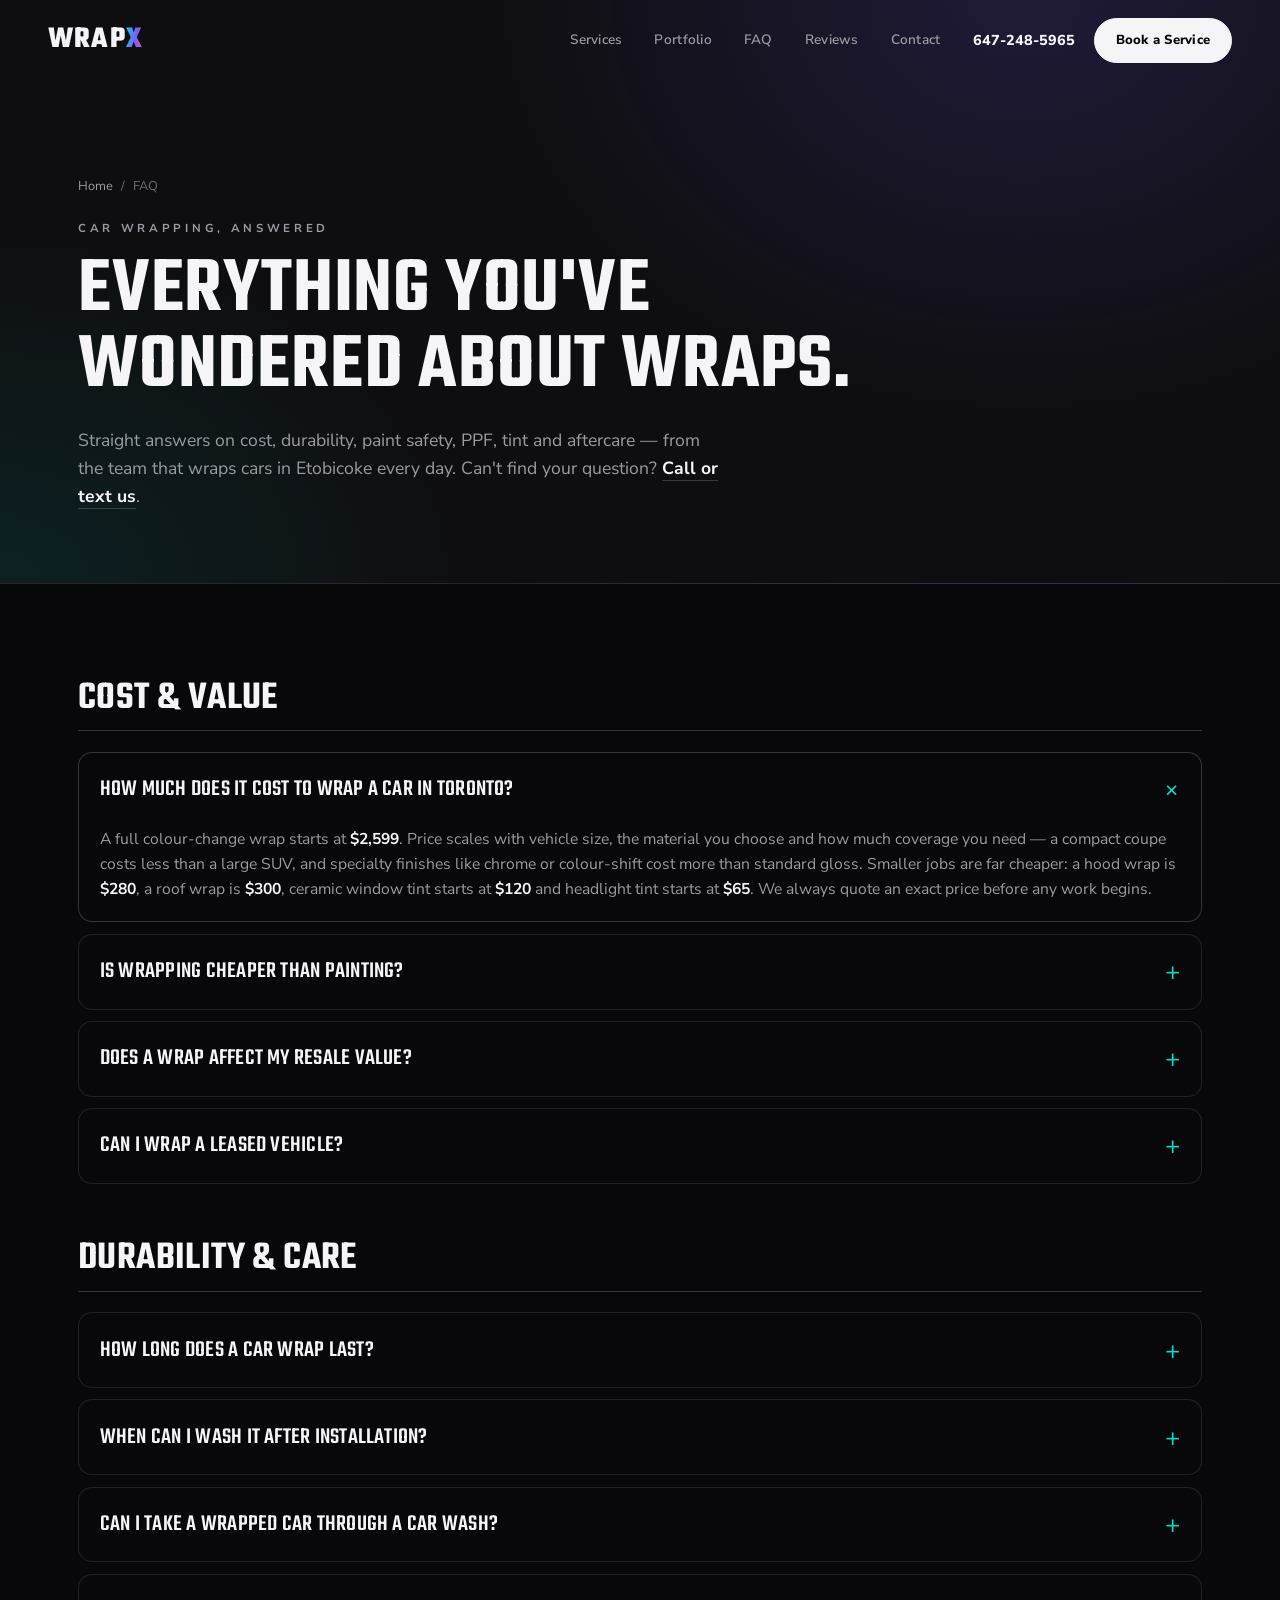
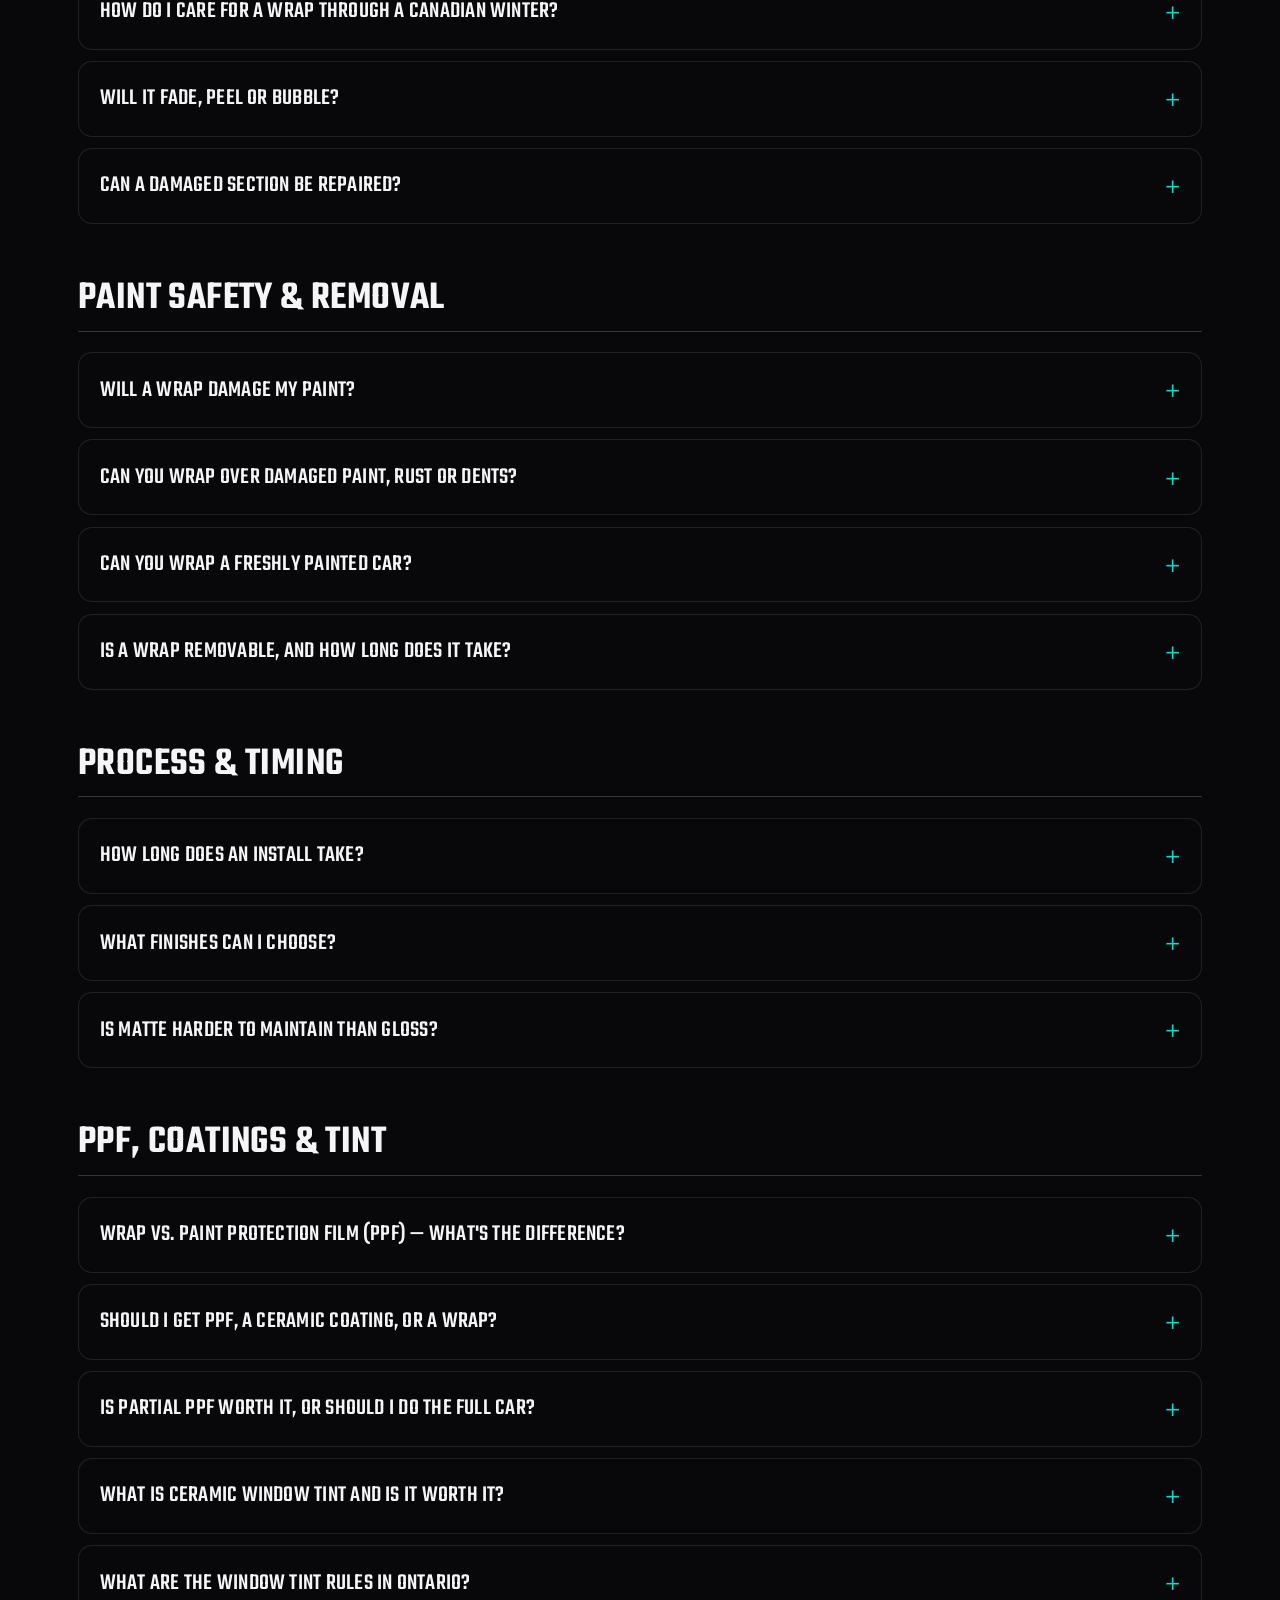
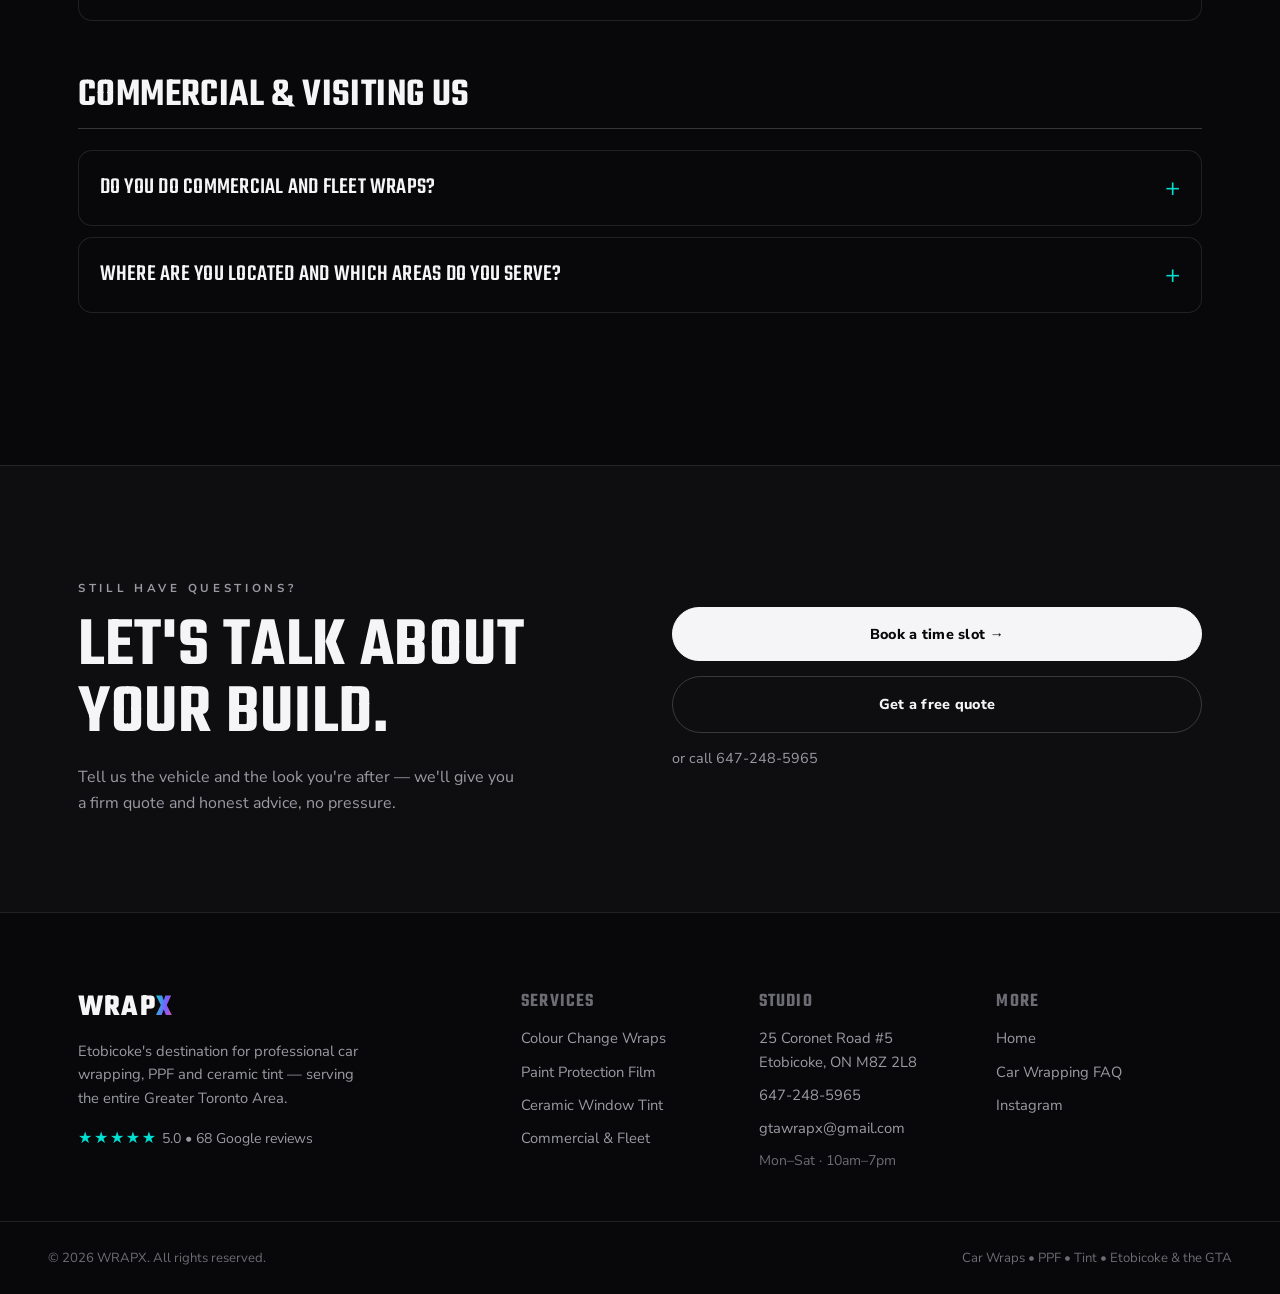
<file: faq.html>
<!DOCTYPE html>
<html lang="en">
<head>
<meta charset="UTF-8" />
<meta name="viewport" content="width=device-width, initial-scale=1.0" />

<title>Car Wrapping FAQ — Cost, Care &amp; How Long Wraps Last | WRAPX Toronto</title>
<meta name="description" content="Answers to the most common car wrapping questions: how much a wrap costs in Toronto, how long vinyl wraps last, whether wraps damage paint, PPF vs wrap, tint rules in Ontario, and how to care for a wrapped car." />
<meta name="keywords" content="car wrap FAQ, how much does it cost to wrap a car Toronto, how long does a car wrap last, does car wrap damage paint, PPF vs wrap, ceramic tint Ontario, car wrap care" />
<link rel="canonical" href="https://seunhomes.github.io/wrapx-demo/faq.html" />
<!-- DEMO: noindex so it won't compete with the real business. For production, change to: index, follow, max-image-preview:large -->
<meta name="robots" content="noindex, nofollow" />

<meta name="geo.region" content="CA-ON" />
<meta name="geo.placename" content="Etobicoke, Toronto" />

<meta property="og:type" content="article" />
<meta property="og:title" content="Car Wrapping FAQ — Everything You Need to Know | WRAPX" />
<meta property="og:description" content="Cost, durability, paint safety, PPF vs wrap, tint rules and aftercare — answered by Etobicoke's 5.0-star wrap studio." />
<meta property="og:image" content="https://seunhomes.github.io/wrapx-demo/images/hero.jpg" />
<meta property="og:url" content="https://seunhomes.github.io/wrapx-demo/faq.html" />
<meta name="twitter:card" content="summary_large_image" />

<meta name="theme-color" content="#08080a" />
<link rel="icon" href="data:image/svg+xml,%3Csvg xmlns='http://www.w3.org/2000/svg' viewBox='0 0 100 100'%3E%3Crect width='100' height='100' rx='20' fill='%2308080a'/%3E%3Ctext x='50' y='72' font-family='Arial' font-weight='bold' font-size='60' fill='white' text-anchor='middle'%3EW%3C/text%3E%3C/svg%3E" />
<link rel="preconnect" href="https://fonts.googleapis.com" />
<link rel="preconnect" href="https://fonts.gstatic.com" crossorigin />
<link href="https://fonts.googleapis.com/css2?family=Teko:wght@400;500;600;700&family=Nunito+Sans:ital,wght@0,300;0,400;0,600;0,700;0,900;1,400&display=swap" rel="stylesheet" />
<link rel="stylesheet" href="styles.css" />

<!-- ===== BREADCRUMBS ===== -->
<script type="application/ld+json">
{
  "@context": "https://schema.org",
  "@type": "BreadcrumbList",
  "itemListElement": [
    { "@type": "ListItem", "position": 1, "name": "Home", "item": "https://seunhomes.github.io/wrapx-demo/" },
    { "@type": "ListItem", "position": 2, "name": "Car Wrapping FAQ", "item": "https://seunhomes.github.io/wrapx-demo/faq.html" }
  ]
}
</script>

<!-- ===== FAQ SCHEMA (rich results + AI answer engines) ===== -->
<script type="application/ld+json">
{
  "@context": "https://schema.org",
  "@type": "FAQPage",
  "mainEntity": [
    { "@type": "Question", "name": "How much does it cost to wrap a car in Toronto?", "acceptedAnswer": { "@type": "Answer", "text": "At WRAPX a full colour-change wrap starts at $2,599. Price scales with vehicle size, the material you choose and how much coverage you need — a compact coupe costs less than a large SUV, and specialty finishes like chrome or colour-shift cost more than standard gloss. Smaller jobs are far cheaper: a hood wrap is $280, a roof wrap is $300, ceramic window tint starts at $120 and headlight tint starts at $65. We always quote an exact price before any work begins." } },
    { "@type": "Question", "name": "Is wrapping a car cheaper than painting it?", "acceptedAnswer": { "@type": "Answer", "text": "Usually, yes. A quality respray that matches factory finish requires stripping, prep, booth time and clear coat, and typically costs several thousand dollars more than a wrap. A wrap also has two advantages paint doesn't: it is reversible, and it protects the original paint underneath. If you want a colour change without permanently altering the car, wrapping is almost always the better value." } },
    { "@type": "Question", "name": "How long does a car wrap last?", "acceptedAnswer": { "@type": "Answer", "text": "A quality vinyl wrap installed properly lasts about 5 to 7 years. Lifespan depends on the film used, how the vehicle is stored, and how it is washed. Cars kept in a garage and hand washed last noticeably longer than cars parked outdoors year round. Horizontal panels like the hood and roof take the most UV and usually show wear first. We use premium cast films built for Canadian weather." } },
    { "@type": "Question", "name": "Will a vinyl wrap damage my car's paint?", "acceptedAnswer": { "@type": "Answer", "text": "No. When quality film is installed on healthy factory paint and removed correctly, a wrap protects the paint underneath from UV, light scratches and road grime. Problems only occur when a wrap is applied over failing paint, aftermarket respray or body filler, or when cheap film is left on far past its lifespan. That is why we inspect your paint before quoting." } },
    { "@type": "Question", "name": "Can I wrap a leased vehicle?", "acceptedAnswer": { "@type": "Answer", "text": "Yes, and it is one of the most popular reasons people wrap. Because the film is removable, you can run a custom colour for the length of your lease and return the vehicle in its original factory paint. The wrap also shields the paint from minor chips and swirls during the lease, which can help you avoid wear-and-tear charges." } },
    { "@type": "Question", "name": "Does a wrap affect my car's resale value?", "acceptedAnswer": { "@type": "Answer", "text": "Generally it helps. Because the vinyl shields the factory paint from UV and light abrasion, paint under a well-maintained wrap is often in better condition than an unwrapped equivalent. You can remove the wrap before selling and present original paint. A permanent respray, by contrast, usually reduces resale value on most vehicles." } },
    { "@type": "Question", "name": "How long does it take to wrap a car?", "acceptedAnswer": { "@type": "Answer", "text": "A full colour-change wrap generally takes 3 to 5 days. That covers decontamination, disassembly of trim and hardware where needed, the install itself, and post-heating so the film sets properly. Smaller services are much quicker — window tint, light tint, chrome delete or a hood wrap are often completed the same day. We confirm the timeline when you book." } },
    { "@type": "Question", "name": "Can you wrap a car with damaged paint, rust or dents?", "acceptedAnswer": { "@type": "Answer", "text": "Not reliably. Vinyl needs a smooth, sound surface to bond to, and it will telegraph dents, chips, peeling clear coat and rust rather than hide them. Film applied over failing paint can also lift that paint when it is removed later. If your paint has issues, get the bodywork sorted first — we will tell you honestly during the consultation." } },
    { "@type": "Question", "name": "Can you wrap a freshly painted car?", "acceptedAnswer": { "@type": "Answer", "text": "You need to let new paint fully cure first — normally around 30 days, though you should follow your body shop's specific guidance. Wrapping too early traps solvents that are still gassing out of the paint, which can cause bubbling and adhesion failure. Tell us the paint date and we will plan the install around it." } },
    { "@type": "Question", "name": "When can I wash my car after it's wrapped?", "acceptedAnswer": { "@type": "Answer", "text": "Wait 10 days before the first wash so the adhesive fully cures and the edges lock down. After that, hand washing with a pH-neutral soap is best. Avoid aiming high-pressure jets directly at seams and edges, skip abrasive brush-style automatic washes, and dry with a soft microfibre. WRAPX also includes a complimentary check-up after your wrap." } },
    { "@type": "Question", "name": "Can I take a wrapped car through a car wash?", "acceptedAnswer": { "@type": "Answer", "text": "Hand washing is always the safest option. Touchless automatic washes are generally acceptable, but avoid brush or 'soft-touch' tunnels — spinning brushes can catch edges and seams and lift the film over time. Keep pressure washers at a moderate setting and a sensible distance, and never aim them straight into an edge." } },
    { "@type": "Question", "name": "How do I care for a wrapped car through a Canadian winter?", "acceptedAnswer": { "@type": "Answer", "text": "Rinse road salt off regularly — salt is the main enemy of both wraps and paint through an Ontario winter. Use hand washing rather than brush washes, and never scrape ice directly off wrapped panels, as scrapers can gouge vinyl far more easily than paint. Keep edges clean, and if a section starts to lift, bring it in early before water and salt get underneath." } },
    { "@type": "Question", "name": "Will a car wrap fade, peel or bubble?", "acceptedAnswer": { "@type": "Answer", "text": "Quality cast film that has been installed on properly prepped panels should not bubble or peel within its rated life, and modern films include UV inhibitors that slow fading. Failures almost always come down to cheap calendered film, poor surface prep, or leaving a wrap on years past its lifespan. Horizontal panels fade first because they take the most direct sun." } },
    { "@type": "Question", "name": "Can a damaged section of wrap be repaired?", "acceptedAnswer": { "@type": "Answer", "text": "Yes — that is one of the practical advantages of wrapping over paint. Because the car is wrapped panel by panel, a scuffed bumper or scratched door can usually be re-wrapped on its own instead of redoing the whole vehicle. Colour matching is best when the repair happens within the same film batch or reasonably early in the wrap's life." } },
    { "@type": "Question", "name": "Is a car wrap removable, and how long does removal take?", "acceptedAnswer": { "@type": "Answer", "text": "Yes. Vinyl is designed to be removed with controlled heat that softens the adhesive so the film releases cleanly, followed by adhesive residue cleanup. Removal typically takes a day or less depending on vehicle size and how old the film is. Wraps left on well past their lifespan take longer and are more work to remove cleanly." } },
    { "@type": "Question", "name": "What finishes can I choose for a car wrap?", "acceptedAnswer": { "@type": "Answer", "text": "You can go gloss (closest to factory paint), satin (a soft sheen between gloss and matte), matte (completely flat), or specialty finishes like chrome, colour-shift, brushed metal, carbon fibre and textured films. Gloss and satin are the most popular for full colour changes. We will show you real samples on your vehicle before cutting anything." } },
    { "@type": "Question", "name": "Is matte or gloss wrap harder to maintain?", "acceptedAnswer": { "@type": "Answer", "text": "Matte and satin need a bit more discipline. They cannot be polished to remove marks the way gloss can, they show fingerprints and oily residue more readily, and they require matte-specific products — never use wax or gloss-enhancing polish on them. Gloss wrap is the most forgiving and behaves closest to normal paint." } },
    { "@type": "Question", "name": "What is the difference between a vinyl wrap and paint protection film (PPF)?", "acceptedAnswer": { "@type": "Answer", "text": "A vinyl wrap is about appearance — it changes the colour and finish of your vehicle. Paint protection film is a clear, thicker, self-healing urethane layer built purely to absorb rock chips, scratches and road debris while leaving your colour visible. Wrap changes how the car looks; PPF protects how it already looks. Many clients combine both." } },
    { "@type": "Question", "name": "Should I get PPF, a ceramic coating, or a wrap?", "acceptedAnswer": { "@type": "Answer", "text": "It depends on your goal. Choose a wrap if you want a different colour or finish. Choose PPF if you want genuine physical protection against rock chips, especially on the front end for highway driving. Choose a ceramic coating if you mainly want easier cleaning, water beading and UV resistance — but understand a coating will not stop a stone chip. PPF plus a coating is the strongest protection combination." } },
    { "@type": "Question", "name": "Is partial PPF worth it, or should I do the full car?", "acceptedAnswer": { "@type": "Answer", "text": "Partial PPF, starting at $300, covers the high-impact zones that actually take the damage — front bumper, part of the hood, fenders and mirrors. For most daily drivers that captures the large majority of real-world chip damage at a fraction of the cost. Full-body PPF, starting at $5,500, makes sense for exotics, high-value vehicles or anyone wanting complete coverage." } },
    { "@type": "Question", "name": "What is ceramic window tint and is it worth it?", "acceptedAnswer": { "@type": "Answer", "text": "Ceramic tint uses non-metallic ceramic particles to reject infrared heat rather than relying on dye or metal. Compared to cheap dyed film it keeps the cabin noticeably cooler, blocks UV that fades your interior, will not interfere with phone, GPS or radio signals, and does not turn purple or bubble over time. Ceramic tint at WRAPX starts at $120." } },
    { "@type": "Question", "name": "What are the window tint rules in Ontario?", "acceptedAnswer": { "@type": "Answer", "text": "Ontario restricts tint that obstructs the driver's view, and the front windshield and front side windows are the regulated areas — rear side windows and the rear windshield are treated more permissively. Ontario's wording is based on visibility rather than a single published percentage, and enforcement can vary, so we will recommend a shade that keeps you on the safe side. Confirm current Highway Traffic Act requirements before choosing a very dark front tint." } },
    { "@type": "Question", "name": "Do you do commercial and fleet wraps?", "acceptedAnswer": { "@type": "Answer", "text": "Yes. WRAPX handles everything from simple door lettering and decals to full branded fleet graphics, with pricing from about $30 for basic decals up to roughly $4,000 for a full commercial build. We can work from your existing brand assets or design the layout. A wrapped vehicle is one of the few advertising formats you pay for once and keep earning impressions from every day." } },
    { "@type": "Question", "name": "Where is WRAPX located and which areas do you serve?", "acceptedAnswer": { "@type": "Answer", "text": "WRAPX is located at 25 Coronet Road, Unit 5, Etobicoke, Ontario M8Z 2L8, and we are open Monday to Saturday. We regularly serve clients from Toronto, Etobicoke, Mississauga, Brampton and across the wider Greater Toronto Area. Call or text 647-248-5965, or book a time slot online and we will confirm your appointment." } }
  ]
}
</script>
</head>
<body>

<!-- ===== NAV ===== -->
<header class="nav scrolled" id="nav">
  <div class="nav__inner">
    <a href="index.html" class="brand" aria-label="WRAPX home">
      <span class="brand__mark">WRAP<span class="brand__x">X</span></span>
    </a>
    <nav class="nav__links" id="navLinks" aria-label="Primary">
      <a href="index.html#services">Services</a>
      <a href="index.html#work">Portfolio</a>
      <a href="faq.html" aria-current="page">FAQ</a>
      <a href="index.html#reviews">Reviews</a>
      <a href="index.html#contact">Contact</a>
    </nav>
    <div class="nav__cta">
      <a href="tel:+16472485965" class="nav__phone">647-248-5965</a>
      <a href="index.html#book" class="btn btn--sm" data-book-open><span class="hide-sm">Book a Service</span><span class="only-sm">Book</span></a>
    </div>
    <button class="nav__burger" id="burger" aria-label="Menu" aria-expanded="false"><span></span><span></span><span></span></button>
  </div>
</header>

<main>

<!-- ===== PAGE HERO ===== -->
<section class="page-hero">
  <div class="wrap">
    <nav class="crumbs" aria-label="Breadcrumb">
      <a href="index.html">Home</a> <span>/</span> <span>FAQ</span>
    </nav>
    <p class="eyebrow">Car wrapping, answered</p>
    <h1>Everything you've<br />wondered about wraps.</h1>
    <p class="page-hero__lead">Straight answers on cost, durability, paint safety, PPF, tint and aftercare — from the team that wraps cars in Etobicoke every day. Can't find your question? <a href="tel:+16472485965">Call or text us</a>.</p>
  </div>
</section>

<!-- ===== FAQ CONTENT ===== -->
<section class="faq-page">
  <div class="wrap">

    <div class="faq-cat reveal">
      <h2>Cost &amp; value</h2>
      <details class="qa" open><summary>How much does it cost to wrap a car in Toronto?</summary><p>A full colour-change wrap starts at <strong>$2,599</strong>. Price scales with vehicle size, the material you choose and how much coverage you need — a compact coupe costs less than a large SUV, and specialty finishes like chrome or colour-shift cost more than standard gloss. Smaller jobs are far cheaper: a hood wrap is <strong>$280</strong>, a roof wrap is <strong>$300</strong>, ceramic window tint starts at <strong>$120</strong> and headlight tint starts at <strong>$65</strong>. We always quote an exact price before any work begins.</p></details>
      <details class="qa"><summary>Is wrapping cheaper than painting?</summary><p>Usually, yes. A quality respray that matches factory finish requires stripping, prep, booth time and clear coat — typically several thousand dollars more than a wrap. A wrap also has two advantages paint doesn't: it's <strong>reversible</strong>, and it <strong>protects the original paint</strong> underneath.</p></details>
      <details class="qa"><summary>Does a wrap affect my resale value?</summary><p>Generally it helps. Because the vinyl shields factory paint from UV and light abrasion, paint under a well-maintained wrap is often in better shape than an unwrapped equivalent. You can remove the wrap before selling and present original paint. A permanent respray usually <em>reduces</em> resale value on most vehicles.</p></details>
      <details class="qa"><summary>Can I wrap a leased vehicle?</summary><p>Yes — it's one of the most popular reasons people wrap. The film is removable, so you can run a custom colour for the length of your lease and hand the car back in factory paint. It also shields against minor chips and swirls, which can help you avoid wear-and-tear charges.</p></details>
    </div>

    <div class="faq-cat reveal">
      <h2>Durability &amp; care</h2>
      <details class="qa"><summary>How long does a car wrap last?</summary><p>About <strong>5 to 7 years</strong> with quality film and a proper install. Lifespan depends on the material, how the vehicle is stored and how it's washed — garaged and hand-washed cars last noticeably longer. Horizontal panels (hood, roof) take the most UV and usually show wear first.</p></details>
      <details class="qa"><summary>When can I wash it after installation?</summary><p>Wait <strong>10 days</strong> so the adhesive fully cures and edges lock down. After that, hand wash with a pH-neutral soap. Avoid aiming high-pressure jets straight at seams and edges, and dry with a soft microfibre. We include a complimentary check-up after your wrap.</p></details>
      <details class="qa"><summary>Can I take a wrapped car through a car wash?</summary><p>Hand washing is safest. Touchless automatic washes are generally fine, but avoid brush or "soft-touch" tunnels — spinning brushes catch edges and lift film over time. Keep pressure washers at a moderate setting and never aim straight into an edge.</p></details>
      <details class="qa"><summary>How do I care for a wrap through a Canadian winter?</summary><p>Rinse <strong>road salt</strong> off regularly — it's the main enemy of wraps and paint through an Ontario winter. Hand wash rather than brush wash, and never scrape ice directly off wrapped panels; scrapers gouge vinyl far more easily than paint. If a section starts to lift, bring it in early before water and salt get underneath.</p></details>
      <details class="qa"><summary>Will it fade, peel or bubble?</summary><p>Quality cast film on properly prepped panels shouldn't bubble or peel within its rated life, and modern films include UV inhibitors that slow fading. Failures almost always trace back to cheap calendered film, poor surface prep, or leaving a wrap on years past its lifespan.</p></details>
      <details class="qa"><summary>Can a damaged section be repaired?</summary><p>Yes — a real advantage over paint. Because the car is wrapped panel by panel, a scuffed bumper or scratched door can usually be re-wrapped on its own instead of redoing the whole vehicle. Colour matching is best earlier in the wrap's life.</p></details>
    </div>

    <div class="faq-cat reveal">
      <h2>Paint safety &amp; removal</h2>
      <details class="qa"><summary>Will a wrap damage my paint?</summary><p><strong>No.</strong> On healthy factory paint, quality film protects the surface from UV, light scratches and road grime — and comes off cleanly. Problems only arise over failing paint, aftermarket respray or body filler, or when cheap film is left on far past its lifespan. That's why we inspect your paint before quoting.</p></details>
      <details class="qa"><summary>Can you wrap over damaged paint, rust or dents?</summary><p>Not reliably. Vinyl needs a smooth, sound surface and will <em>telegraph</em> dents, chips, peeling clear coat and rust rather than hide them. Film over failing paint can also lift that paint on removal. If your paint has issues, get bodywork done first — we'll tell you honestly at consultation.</p></details>
      <details class="qa"><summary>Can you wrap a freshly painted car?</summary><p>Let new paint fully cure first — normally around <strong>30 days</strong>, though follow your body shop's guidance. Wrapping too early traps solvents still gassing out of the paint, causing bubbling and adhesion failure. Tell us the paint date and we'll plan around it.</p></details>
      <details class="qa"><summary>Is a wrap removable, and how long does it take?</summary><p>Yes. Controlled heat softens the adhesive so the film releases cleanly, followed by residue cleanup. Removal typically takes a day or less depending on vehicle size and film age. Wraps left on well past their lifespan take longer to remove cleanly.</p></details>
    </div>

    <div class="faq-cat reveal">
      <h2>Process &amp; timing</h2>
      <details class="qa"><summary>How long does an install take?</summary><p>A full colour change generally takes <strong>3 to 5 days</strong> — decontamination, disassembly of trim where needed, the install, then post-heating so the film sets. Window tint, light tint, chrome delete or a hood wrap are often same-day.</p></details>
      <details class="qa"><summary>What finishes can I choose?</summary><p>Gloss (closest to factory paint), satin (soft sheen), matte (completely flat), or specialty films like chrome, colour-shift, brushed metal, carbon fibre and textured. Gloss and satin are the most popular for full colour changes. We'll show you real samples on your vehicle before cutting anything.</p></details>
      <details class="qa"><summary>Is matte harder to maintain than gloss?</summary><p>Yes, somewhat. Matte and satin can't be polished to remove marks the way gloss can, they show fingerprints and oily residue more readily, and they need matte-specific products — <strong>never wax or gloss polish</strong>. Gloss is the most forgiving and behaves closest to normal paint.</p></details>
    </div>

    <div class="faq-cat reveal">
      <h2>PPF, coatings &amp; tint</h2>
      <details class="qa"><summary>Wrap vs. paint protection film (PPF) — what's the difference?</summary><p>A wrap is about <strong>appearance</strong> — it changes colour and finish. PPF is a clear, thicker, self-healing urethane layer built purely to absorb rock chips and scratches while leaving your colour visible. Wrap changes how the car looks; PPF protects how it already looks. Many clients do both.</p></details>
      <details class="qa"><summary>Should I get PPF, a ceramic coating, or a wrap?</summary><p>Depends on the goal. <strong>Wrap</strong> for a different colour or finish. <strong>PPF</strong> for real physical protection against rock chips, especially the front end for highway driving. <strong>Ceramic coating</strong> mainly for easier cleaning, water beading and UV resistance — but a coating won't stop a stone chip. PPF plus a coating is the strongest combination.</p></details>
      <details class="qa"><summary>Is partial PPF worth it, or should I do the full car?</summary><p>Partial PPF (from <strong>$300</strong>) covers the zones that actually take damage — front bumper, part of the hood, fenders and mirrors. For most daily drivers that captures the large majority of real-world chip damage at a fraction of the cost. Full-body PPF (from <strong>$5,500</strong>) makes sense for exotics and high-value vehicles.</p></details>
      <details class="qa"><summary>What is ceramic window tint and is it worth it?</summary><p>Ceramic tint uses non-metallic particles to reject infrared heat rather than relying on dye or metal. Versus cheap dyed film it keeps the cabin noticeably cooler, blocks UV that fades your interior, won't interfere with phone/GPS/radio signals, and won't turn purple or bubble. Starts at <strong>$120</strong>.</p></details>
      <details class="qa"><summary>What are the window tint rules in Ontario?</summary><p>Ontario restricts tint that obstructs the driver's view — the <strong>front windshield and front side windows</strong> are the regulated areas, while rear side windows and the rear windshield are treated more permissively. The wording is based on visibility rather than a single published percentage, and enforcement can vary, so we'll recommend a shade that keeps you on the safe side. Confirm current Highway Traffic Act requirements before choosing a very dark front tint.</p></details>
    </div>

    <div class="faq-cat reveal">
      <h2>Commercial &amp; visiting us</h2>
      <details class="qa"><summary>Do you do commercial and fleet wraps?</summary><p>Yes — from simple door lettering and decals to full branded fleet graphics, roughly <strong>$30 to $4,000</strong> depending on scope. We can work from your existing brand assets or design the layout. A wrapped vehicle is one of the few ad formats you pay for once and keep earning impressions from daily.</p></details>
      <details class="qa"><summary>Where are you located and which areas do you serve?</summary><p>We're at <strong>25 Coronet Road, Unit 5, Etobicoke, ON M8Z 2L8</strong>, open Monday to Saturday. We regularly serve Toronto, Etobicoke, Mississauga, Brampton and the wider GTA. Call or text <a href="tel:+16472485965">647-248-5965</a>, or <a href="index.html#book" data-book-open>book a time slot online</a>.</p></details>
    </div>

  </div>
</section>

<!-- ===== CTA ===== -->
<section class="faq-cta">
  <div class="wrap faq-cta__inner">
    <div>
      <p class="eyebrow">Still have questions?</p>
      <h2>Let's talk about<br />your build.</h2>
      <p>Tell us the vehicle and the look you're after — we'll give you a firm quote and honest advice, no pressure.</p>
    </div>
    <div class="faq-cta__actions">
      <button type="button" class="btn" data-book-open>Book a time slot &rarr;</button>
      <a href="index.html#quote" class="btn btn--ghost">Get a free quote</a>
      <a href="tel:+16472485965" class="faq-cta__phone">or call 647-248-5965</a>
    </div>
  </div>
</section>

</main>

<!-- ===== FOOTER ===== -->
<footer class="foot" id="contact">
  <div class="wrap foot__inner">
    <div class="foot__brand">
      <span class="brand__mark">WRAP<span class="brand__x">X</span></span>
      <p>Etobicoke's destination for professional car wrapping, PPF and ceramic tint — serving the entire Greater Toronto Area.</p>
      <div class="foot__rating"><span class="stars">&#9733;&#9733;&#9733;&#9733;&#9733;</span> 5.0 &bull; 68 Google reviews</div>
    </div>
    <div class="foot__col">
      <h4>Services</h4>
      <a href="index.html#services">Colour Change Wraps</a>
      <a href="index.html#services">Paint Protection Film</a>
      <a href="index.html#services">Ceramic Window Tint</a>
      <a href="index.html#services">Commercial &amp; Fleet</a>
    </div>
    <div class="foot__col">
      <h4>Studio</h4>
      <a href="https://www.google.com/maps/search/?api=1&query=25%20Coronet%20Road%20Unit%205%20Etobicoke%20ON%20M8Z%202L8" target="_blank" rel="noopener">25 Coronet Road #5<br />Etobicoke, ON M8Z 2L8</a>
      <a href="tel:+16472485965">647-248-5965</a>
      <a href="mailto:gtawrapx@gmail.com">gtawrapx@gmail.com</a>
      <span class="foot__hours">Mon–Sat &middot; 10am–7pm</span>
    </div>
    <div class="foot__col">
      <h4>More</h4>
      <a href="index.html">Home</a>
      <a href="faq.html">Car Wrapping FAQ</a>
      <a href="https://www.instagram.com/gtawrapx/" target="_blank" rel="noopener">Instagram</a>
    </div>
  </div>
  <div class="foot__bar">
    <span>&copy; <span id="year"></span> WRAPX. All rights reserved.</span>
    <span>Car Wraps &bull; PPF &bull; Tint &bull; Etobicoke &amp; the GTA</span>
  </div>
</footer>

<a href="tel:+16472485965" class="callfab" aria-label="Call WRAPX">Call</a>

<!-- ===== BOOKING MODAL ===== -->
<div class="modal" id="bookModal" hidden>
  <div class="modal__backdrop" data-book-close></div>
  <div class="modal__panel" role="dialog" aria-modal="true" aria-label="Book an appointment" tabindex="-1">
    <button type="button" class="modal__close" data-book-close aria-label="Close">&times;</button>
    <div class="modal__head">
      <p class="eyebrow">Book your install</p>
      <h3>Pick a time slot</h3>
      <p class="modal__sub">Choose a day and time — we'll reach out to confirm your appointment.</p>
    </div>
    <div id="ghlCalendar" class="ghl-embed"></div>
  </div>
</div>

<script src="script.js"></script>
</body>
</html>
</file>
<file: styles.css>
/* ===== TOKENS ===== */
:root{
  --bg:#08080a;
  --bg-2:#0e0e11;
  --bg-3:#141418;
  --line:rgba(255,255,255,.10);
  --line-2:rgba(255,255,255,.18);
  --ink:#f5f5f7;
  --mut:#9a9aa2;
  --mut-2:#6c6c74;
  --a1:#00e0d1;   /* teal */
  --a2:#7b5cff;   /* violet */
  --a3:#ff4d8d;   /* pink */
  --grad:linear-gradient(100deg,var(--a1),var(--a2) 55%,var(--a3));
  --maxw:1220px;
  --ease:cubic-bezier(.22,1,.36,1);
}
*{margin:0;padding:0;box-sizing:border-box}
html{scroll-behavior:smooth}
body{
  background:var(--bg);color:var(--ink);
  font-family:"Nunito Sans",system-ui,sans-serif;
  font-weight:400;line-height:1.6;
  -webkit-font-smoothing:antialiased;
  overflow-x:hidden;
}
img{display:block;max-width:100%;height:auto}
[hidden]{display:none!important}
section[id],footer[id]{scroll-margin-top:84px}
a{color:inherit;text-decoration:none}
.wrap{max-width:var(--maxw);margin:0 auto;padding:0 clamp(20px,5vw,48px)}

/* ===== TYPE ===== */
h1,h2,h3,h4{font-family:"Teko",sans-serif;font-weight:600;line-height:.95;text-transform:uppercase;letter-spacing:.01em}
h1{font-size:clamp(3.4rem,9vw,7.5rem)}
h2{font-size:clamp(2.4rem,5.5vw,4.6rem)}
h3{font-size:clamp(1.5rem,2.4vw,2rem)}
.eyebrow{
  font-family:"Nunito Sans";text-transform:uppercase;letter-spacing:.32em;
  font-size:.72rem;font-weight:700;color:var(--mut);margin-bottom:1rem;
}
.grad{background:var(--grad);-webkit-background-clip:text;background-clip:text;color:transparent}
.section__head{max-width:760px;margin-bottom:clamp(2.5rem,6vw,4.5rem)}
.section__head h2{margin-top:.2rem}

/* ===== BUTTONS ===== */
.btn{
  display:inline-flex;align-items:center;gap:.5rem;
  background:var(--ink);color:#08080a;
  font-family:"Nunito Sans";font-weight:800;font-size:.9rem;
  letter-spacing:.02em;padding:1rem 1.9rem;border-radius:100px;
  border:1px solid var(--ink);cursor:pointer;
  transition:transform .3s var(--ease),background .3s,color .3s,box-shadow .3s;
}
.btn:hover{transform:translateY(-3px);box-shadow:0 14px 40px -12px rgba(255,255,255,.35)}
.btn--ghost{background:transparent;color:var(--ink);border-color:var(--line-2)}
.btn--ghost:hover{background:rgba(255,255,255,.06);box-shadow:none;border-color:var(--ink)}
.btn--sm{padding:.7rem 1.3rem;font-size:.82rem}
.btn--full{width:100%;justify-content:center;padding:1.15rem;font-size:1rem}

/* ===== NAV ===== */
.nav{position:fixed;top:0;left:0;right:0;z-index:60;transition:background .4s,backdrop-filter .4s,border-color .4s;border-bottom:1px solid transparent}
.nav.scrolled{background:rgba(8,8,10,.82);backdrop-filter:blur(14px);border-bottom-color:var(--line)}
.nav__inner{max-width:1360px;margin:0 auto;padding:1.1rem clamp(20px,5vw,48px);display:flex;align-items:center;gap:2rem}
.brand__mark{font-family:"Teko";font-size:1.9rem;font-weight:700;letter-spacing:.04em;line-height:1}
.brand__x{background:var(--grad);-webkit-background-clip:text;background-clip:text;color:transparent}
.nav__links{display:flex;gap:2rem;margin-left:auto}
.nav__links a{font-size:.85rem;font-weight:600;color:var(--mut);letter-spacing:.02em;transition:color .25s;position:relative}
.nav__links a:hover{color:var(--ink)}
.nav__links a::after{content:"";position:absolute;left:0;bottom:-6px;height:2px;width:0;background:var(--grad);transition:width .3s var(--ease)}
.nav__links a:hover::after{width:100%}
.nav__cta{display:flex;align-items:center;gap:1.2rem}
.nav__phone{font-weight:800;font-size:.9rem;white-space:nowrap}
.nav__burger{display:none;flex-direction:column;gap:5px;background:none;border:0;cursor:pointer;padding:6px}
.only-sm{display:none}
.nav__burger span{width:26px;height:2px;background:var(--ink);transition:.3s}

/* ===== HERO ===== */
.hero{position:relative;min-height:100svh;display:flex;align-items:flex-end;padding-bottom:clamp(3rem,8vh,6rem);padding-inline:max(clamp(20px,5vw,48px),calc((100% - var(--maxw))/2));overflow:hidden}
.hero__media{position:absolute;inset:0;z-index:-1}
.hero__media img{width:100%;height:100%;object-fit:cover;animation:heroZoom 18s var(--ease) forwards}
@keyframes heroZoom{from{transform:scale(1.12)}to{transform:scale(1)}}
.hero__scrim{position:absolute;inset:0;background:
  linear-gradient(180deg,rgba(8,8,10,.55) 0%,rgba(8,8,10,.15) 35%,rgba(8,8,10,.7) 78%,var(--bg) 100%),
  radial-gradient(120% 80% at 20% 90%,rgba(8,8,10,.85),transparent 60%)}
.hero__content{max-width:920px}
.hero__title{margin:.4rem 0 1.4rem}
.hero__sub{font-size:clamp(1.05rem,1.5vw,1.28rem);color:var(--mut);max-width:620px;margin-bottom:2.2rem}
.hero__actions{display:flex;gap:1rem;flex-wrap:wrap;margin-bottom:3rem}
.hero__stats{display:flex;gap:clamp(1.5rem,5vw,3.5rem);flex-wrap:wrap}
.hero__stats>div{display:flex;flex-direction:column}
/* combined, clickable Google rating button */
.rating-btn{display:inline-flex;align-items:center;gap:.85rem;background:rgba(255,255,255,.06);border:1px solid var(--line-2);border-radius:100px;padding:.65rem 1.15rem;backdrop-filter:blur(8px);cursor:pointer;transition:transform .3s var(--ease),border-color .3s,background .3s}
.rating-btn:hover{transform:translateY(-3px);border-color:var(--a1);background:rgba(255,255,255,.1)}
.hero__stats .rating-btn__score{font-family:"Teko";font-size:2.3rem;font-weight:600;line-height:1;color:var(--ink);text-transform:none;letter-spacing:0}
.rating-btn__meta{display:flex;flex-direction:column;gap:.15rem}
.hero__stats .rating-btn__stars{color:var(--a1);font-size:.82rem;letter-spacing:.12em;line-height:1}
.hero__stats .rating-btn__label{font-size:.74rem;color:var(--mut);text-transform:uppercase;letter-spacing:.1em;white-space:nowrap}
.hero__stats .rating-btn__arrow{font-size:1.5rem;color:var(--mut);line-height:1;transition:transform .3s,color .3s;letter-spacing:0}
.rating-btn:hover .rating-btn__arrow{color:var(--a1);transform:translateX(3px)}
.hero__stats strong{font-family:"Teko";font-size:2.6rem;font-weight:600;line-height:1}
.hero__stats span{font-size:.78rem;color:var(--mut);text-transform:uppercase;letter-spacing:.12em}
.hero__scroll{position:absolute;right:clamp(20px,5vw,48px);bottom:2.5rem;font-size:.72rem;text-transform:uppercase;letter-spacing:.28em;color:var(--mut);writing-mode:vertical-rl}
.hero__scroll::after{content:"";display:block;width:1px;height:44px;margin:.7rem auto 0;background:linear-gradient(var(--mut),transparent);animation:scrollLine 2s var(--ease) infinite}
@keyframes scrollLine{0%{transform:scaleY(.2);transform-origin:top}50%{transform:scaleY(1)}100%{transform:scaleY(.2);transform-origin:bottom}}

/* ===== MARQUEE ===== */
.marquee{border-block:1px solid var(--line);background:var(--bg-2);overflow:hidden;padding:1.1rem 0}
.marquee__track{display:flex;gap:2.2rem;white-space:nowrap;width:max-content;animation:marq 32s linear infinite;align-items:center}
.marquee__track span{font-family:"Teko";font-size:1.8rem;font-weight:500;text-transform:uppercase;letter-spacing:.03em;color:var(--mut)}
.marquee__track i{color:var(--a1);font-size:.6rem;font-style:normal}
@keyframes marq{to{transform:translateX(-50%)}}

/* ===== ABOUT ===== */
.about{padding:clamp(5rem,12vw,9rem) 0}
.about__head{max-width:820px;margin-bottom:clamp(3rem,7vw,5rem)}
.about__lead{font-size:1.15rem;color:var(--mut);margin-top:1.6rem}
.pillars{display:grid;grid-template-columns:repeat(3,1fr);gap:1.4rem}
.pillar{background:var(--bg-2);border:1px solid var(--line);border-radius:18px;padding:2.4rem 2rem;position:relative;overflow:hidden;transition:border-color .3s,transform .3s}
.pillar::before{content:"";position:absolute;inset:0;background:var(--grad);opacity:0;transition:opacity .4s;mix-blend-mode:overlay}
.pillar:hover{transform:translateY(-6px);border-color:var(--line-2)}
.pillar:hover::before{opacity:.10}
.pillar__num{font-family:"Teko";font-size:1.1rem;color:var(--a1);letter-spacing:.1em}
.pillar h3{margin:.6rem 0 .8rem}
.pillar p{color:var(--mut)}

/* ===== SERVICES ===== */
.services{padding:clamp(4rem,10vw,7rem) 0;background:var(--bg-2);border-block:1px solid var(--line)}
.svc-grid{display:grid;grid-template-columns:repeat(3,1fr);gap:1.2rem}
.svc{background:var(--bg);border:1px solid var(--line);border-radius:16px;padding:1.8rem;transition:transform .3s var(--ease),border-color .3s,background .3s;position:relative}
.svc:hover{transform:translateY(-5px);border-color:var(--line-2);background:var(--bg-3)}
.svc__top{display:flex;justify-content:space-between;align-items:baseline;gap:1rem;margin-bottom:.7rem}
.svc__top h3{font-size:1.5rem}
.svc__price{font-family:"Teko";font-size:1.6rem;font-weight:600;background:var(--grad);-webkit-background-clip:text;background-clip:text;color:transparent;white-space:nowrap}
.svc p{color:var(--mut);font-size:.95rem}
.svc__tag{display:inline-block;margin-top:1rem;font-size:.68rem;font-weight:800;text-transform:uppercase;letter-spacing:.14em;color:var(--a1);border:1px solid rgba(0,224,209,.35);padding:.3rem .7rem;border-radius:100px}
.svc__note{margin-top:2rem;color:var(--mut);font-size:.95rem}
.svc__note a{color:var(--ink);font-weight:700;border-bottom:1px solid var(--line-2)}

/* ===== PORTFOLIO ===== */
.work{padding:clamp(4rem,10vw,7rem) 0}
.gallery{display:grid;grid-template-columns:repeat(4,1fr);grid-auto-rows:230px;gap:14px;max-width:1360px;margin:0 auto;padding:0 clamp(20px,5vw,48px)}
.tile{position:relative;overflow:hidden;border-radius:16px;border:1px solid var(--line)}
.tile--lg{grid-column:span 2;grid-row:span 2}
.tile--wide{grid-column:span 2}
.tile img{width:100%;height:100%;object-fit:cover;transition:transform .7s var(--ease),filter .5s;filter:grayscale(.15) contrast(1.02)}
.tile:hover img{transform:scale(1.08);filter:none}
.tile__label{position:absolute;left:1rem;bottom:1rem;font-family:"Teko";font-size:1.2rem;text-transform:uppercase;letter-spacing:.04em;padding:.35rem .8rem;background:rgba(8,8,10,.6);backdrop-filter:blur(6px);border:1px solid var(--line);border-radius:100px;transform:translateY(8px);opacity:0;transition:.35s var(--ease)}
.tile:hover .tile__label{transform:translateY(0);opacity:1}
.work__cta{text-align:center;margin-top:2.6rem}

/* ===== PROCESS ===== */
.process{padding:clamp(4rem,10vw,7rem) 0;background:var(--bg-2);border-block:1px solid var(--line)}
.steps{list-style:none;display:grid;grid-template-columns:repeat(4,1fr);gap:1.4rem;counter-reset:s}
.step{position:relative;padding-top:2rem;border-top:1px solid var(--line-2)}
.step__n{font-family:"Teko";font-size:2.4rem;font-weight:600;color:transparent;background:var(--grad);-webkit-background-clip:text;background-clip:text;display:block;line-height:1}
.step h3{margin:.4rem 0 .7rem}
.step p{color:var(--mut);font-size:.95rem}

/* ===== REVIEWS ===== */
.reviews{padding:clamp(4rem,10vw,7rem) 0}
.review-grid{display:grid;grid-template-columns:repeat(3,1fr);gap:1.4rem}
.review{background:var(--bg-2);border:1px solid var(--line);border-radius:18px;padding:2.2rem;display:flex;flex-direction:column;gap:1.1rem;transition:border-color .3s,transform .3s}
.review:hover{border-color:var(--line-2);transform:translateY(-4px)}
.stars{color:var(--a1);letter-spacing:.15em;font-size:1rem}
.review blockquote{font-size:1.05rem;line-height:1.55}
.review figcaption{margin-top:auto;color:var(--mut);font-size:.85rem;font-weight:700;text-transform:uppercase;letter-spacing:.06em}

/* ===== FAQ / WRAPPING 101 ===== */
.faq{padding:clamp(4rem,10vw,7rem) 0;background:var(--bg-2);border-block:1px solid var(--line)}
.faq__inner{display:grid;grid-template-columns:1fr 1fr;gap:clamp(2rem,6vw,4.5rem);align-items:start}
.faq__video .eyebrow{margin-bottom:.6rem}
.faq__lead{color:var(--mut);margin:1.2rem 0 2rem;max-width:440px}
.faq__video .instagram-media{margin:0!important;min-width:auto!important;border-radius:14px!important}
.faq__list{display:flex;flex-direction:column;gap:.7rem;padding-top:.5rem}
.qa{background:var(--bg);border:1px solid var(--line);border-radius:14px;padding:0 1.3rem;transition:border-color .3s}
.qa[open]{border-color:var(--line-2)}
.qa summary{list-style:none;cursor:pointer;padding:1.15rem 0;font-family:"Teko";font-size:1.45rem;font-weight:500;text-transform:uppercase;letter-spacing:.01em;display:flex;justify-content:space-between;align-items:center;gap:1rem}
.qa summary::-webkit-details-marker{display:none}
.qa summary::after{content:"+";font-family:"Nunito Sans";font-weight:400;font-size:1.6rem;color:var(--a1);transition:transform .3s var(--ease);line-height:1}
.qa[open] summary::after{transform:rotate(45deg)}
.qa p{color:var(--mut);padding:0 0 1.2rem;font-size:.98rem;line-height:1.6}
.qa p strong{color:var(--ink)}
.faq__more{margin-top:.6rem;align-self:flex-start}

/* ===== REVIEWS BADGE ===== */
.rev-badge{display:flex;align-items:center;justify-content:space-between;gap:2rem;flex-wrap:wrap;background:var(--bg-2);border:1px solid var(--line);border-radius:20px;padding:clamp(1.6rem,3vw,2.4rem)}
.rev-badge__score{display:flex;align-items:center;gap:1.2rem;flex-wrap:wrap}
.rev-badge__score>strong{font-family:"Teko";font-size:3.6rem;font-weight:600;line-height:1}
.stars--lg{font-size:1.4rem}
.rev-badge__score span{color:var(--mut);font-size:.95rem}
.rev-badge__score span strong{color:var(--ink)}
.rev-widget{margin-top:1.4rem}

/* ===== BOOK ===== */
.book{padding:clamp(4rem,10vw,7rem) 0;background:
  radial-gradient(80% 120% at 100% 0%,rgba(123,92,255,.14),transparent 55%),
  radial-gradient(70% 100% at 0% 100%,rgba(0,224,209,.10),transparent 55%),var(--bg-2);
  border-top:1px solid var(--line)}
.book__inner{display:grid;grid-template-columns:1fr 1fr;gap:clamp(2rem,6vw,5rem);align-items:start}
.book__copy p{color:var(--mut);margin-top:1.2rem;max-width:460px}
.book__contact{list-style:none;margin-top:2.2rem;display:grid;gap:1.1rem}
.book__contact li{display:flex;flex-direction:column;gap:.2rem;border-top:1px solid var(--line);padding-top:1rem}
.book__contact span{font-size:.72rem;text-transform:uppercase;letter-spacing:.2em;color:var(--mut-2)}
.book__contact a{font-family:"Teko";font-size:1.7rem;font-weight:500}
.book__form{background:var(--bg);border:1px solid var(--line);border-radius:22px;padding:clamp(1.6rem,3vw,2.4rem);display:grid;grid-template-columns:1fr 1fr;gap:1.1rem}
.field{display:flex;flex-direction:column;gap:.4rem}
.field--full{grid-column:1/-1}
.field label{font-size:.72rem;text-transform:uppercase;letter-spacing:.16em;color:var(--mut)}
.field input,.field select,.field textarea{
  background:var(--bg-3);border:1px solid var(--line);border-radius:11px;
  padding:.85rem 1rem;color:var(--ink);font-family:inherit;font-size:.95rem;transition:border-color .25s,box-shadow .25s;
}
.field input:focus,.field select:focus,.field textarea:focus{outline:none;border-color:var(--a2);box-shadow:0 0 0 3px rgba(123,92,255,.18)}
.field textarea{resize:vertical}
.book__form .btn{grid-column:1/-1}
.form__hint{grid-column:1/-1;color:var(--a1);font-size:.9rem;font-weight:700}
.book__hours{font-family:"Teko";font-size:1.7rem;font-weight:500}

/* ===== GHL CALENDAR EMBED ===== */
.book__cal{position:relative}
.ghl-embed{background:var(--bg);border:1px solid var(--line);border-radius:22px;overflow:hidden;min-height:640px;display:flex}
.ghl-embed iframe{width:100%;min-height:640px;border:0;display:block;background:#fff}
.ghl-embed__ph{margin:auto;text-align:center;padding:2.5rem 2rem;display:flex;flex-direction:column;align-items:center;gap:.6rem}
.ghl-embed__title{font-family:"Teko";font-size:1.9rem;text-transform:uppercase;letter-spacing:.03em}
.ghl-embed__sub{color:var(--mut);font-size:.92rem;max-width:280px;margin-bottom:1rem}

/* ===== SELF-HOSTED VIDEO PLAYER ===== */
.faq__player{width:100%;max-width:320px;max-height:72vh;border-radius:16px;border:1px solid var(--line);background:#000;display:block}

/* ===== INSTAGRAM FEED GRID ===== */
.work__sub{margin-top:1rem;color:var(--mut)}
.work__sub a{color:var(--ink);border-bottom:1px solid var(--line-2);font-weight:700}
.ig-grid{display:grid;grid-template-columns:repeat(3,1fr);gap:16px;align-items:start;max-width:1120px;margin:0 auto}
.ig-grid .instagram-media{margin:0 auto!important;min-width:0!important;width:100%!important}
/* Reserve height before Instagram swaps the blockquote for an iframe (prevents layout jump) */
.ig-grid .instagram-media:not(.instagram-media-rendered){min-height:540px;border:1px solid var(--line)!important;border-radius:14px!important;background:var(--bg-2)!important}
@media(max-width:960px){.ig-grid{grid-template-columns:repeat(2,1fr)}}
@media(max-width:600px){.ig-grid{grid-template-columns:1fr;max-width:380px}}

/* ===== BOOKING CALENDAR ===== */
.ghl-embed.is-booker{display:block;min-height:0;padding:1.5rem}
.booker{display:flex;flex-direction:column;gap:1.1rem}
.booker__bar{display:flex;align-items:center;justify-content:space-between}
.booker__bar strong{font-family:"Teko";font-size:1.7rem;text-transform:uppercase;letter-spacing:.02em}
.booker__arrow{width:40px;height:40px;border-radius:10px;border:1px solid var(--line);background:var(--bg-3);color:var(--ink);font-size:1.3rem;line-height:1;cursor:pointer;transition:border-color .25s,background .25s}
.booker__arrow:hover{border-color:var(--a2);background:var(--bg-2)}
.booker__dow{display:grid;grid-template-columns:repeat(7,1fr);gap:6px;text-align:center;color:var(--mut-2);font-size:.72rem;font-weight:800;letter-spacing:.04em;text-transform:uppercase}
.booker__grid{display:grid;grid-template-columns:repeat(7,1fr);gap:6px}
.booker__day{aspect-ratio:1;display:flex;align-items:center;justify-content:center;border:1px solid var(--line);background:var(--bg-3);color:var(--ink);border-radius:10px;font-weight:700;font-size:.95rem;cursor:pointer;transition:border-color .2s,background .2s,transform .2s}
.booker__day:hover:not(:disabled){border-color:var(--a1);transform:translateY(-2px)}
.booker__day--empty{border:0;background:transparent;pointer-events:none}
.booker__day.is-off{opacity:.28;cursor:not-allowed}
.booker__day.is-sel{background:var(--grad);color:#08080a;border-color:transparent}
.booker__panel{border-top:1px solid var(--line);padding-top:1.1rem}
.booker__hint{color:var(--mut);font-size:.9rem;margin-bottom:.8rem}
.booker__times{display:grid;grid-template-columns:repeat(3,1fr);gap:8px;margin-bottom:1rem}
.booker__time{padding:.6rem;border:1px solid var(--line);background:var(--bg-3);color:var(--ink);border-radius:9px;font-size:.85rem;font-weight:700;cursor:pointer;transition:border-color .2s,background .2s}
.booker__time:hover{border-color:var(--a1)}
.booker__time.is-sel{background:var(--grad);color:#08080a;border-color:transparent}
.booker__form{display:flex;flex-direction:column;gap:.7rem}
.booker__chosen{font-family:"Teko";font-size:1.4rem;color:var(--a1);text-transform:uppercase;letter-spacing:.02em}
.booker__form input,.booker__form select{background:var(--bg-3);border:1px solid var(--line);border-radius:10px;padding:.8rem 1rem;color:var(--ink);font-family:inherit;font-size:.95rem;transition:border-color .25s,box-shadow .25s}
.booker__form input:focus,.booker__form select:focus{outline:none;border-color:var(--a2);box-shadow:0 0 0 3px rgba(123,92,255,.18)}
.booker__done{color:var(--a1);font-weight:700;font-size:1.02rem;line-height:1.4}

/* ===== FAQ PAGE ===== */
.page-hero{padding:clamp(8rem,14vw,11rem) 0 clamp(3rem,6vw,4.5rem);background:
  radial-gradient(70% 120% at 80% 0%,rgba(123,92,255,.16),transparent 60%),
  radial-gradient(60% 100% at 0% 100%,rgba(0,224,209,.09),transparent 60%),var(--bg-2);
  border-bottom:1px solid var(--line)}
.crumbs{font-size:.8rem;color:var(--mut-2);margin-bottom:1.4rem;display:flex;gap:.5rem;align-items:center}
.crumbs a{color:var(--mut);transition:color .25s}
.crumbs a:hover{color:var(--ink)}
.page-hero h1{font-size:clamp(2.8rem,6.5vw,5rem);margin:.2rem 0 1.3rem}
.page-hero__lead{color:var(--mut);font-size:1.1rem;max-width:640px}
.page-hero__lead a{color:var(--ink);font-weight:700;border-bottom:1px solid var(--line-2)}
.faq-page{padding:clamp(3.5rem,8vw,6rem) 0}
.faq-cat{margin-bottom:clamp(2.5rem,5vw,3.5rem)}
.faq-cat h2{font-size:clamp(1.8rem,3.2vw,2.5rem);margin-bottom:1.3rem;padding-bottom:.8rem;border-bottom:1px solid var(--line-2)}
.faq-cat .qa{margin-bottom:.7rem}
.faq-cat .qa p a{color:var(--a1);font-weight:700}
.faq-cta{padding:clamp(3.5rem,8vw,6rem) 0;background:var(--bg-2);border-top:1px solid var(--line)}
.faq-cta__inner{display:grid;grid-template-columns:1fr 1fr;gap:clamp(2rem,5vw,4rem);align-items:center}
.faq-cta__inner p{color:var(--mut);margin-top:1.1rem;max-width:44ch}
.faq-cta__actions{display:flex;flex-direction:column;gap:.9rem;align-items:flex-start}
.faq-cta__actions .btn{width:100%;justify-content:center}
.faq-cta__phone{color:var(--mut);font-size:.9rem}
@media(max-width:860px){.faq-cta__inner{grid-template-columns:1fr}}

/* ===== BOOKING CTA CARD ===== */
.book__cta-card{align-self:center;background:var(--bg);border:1px solid var(--line);border-radius:22px;padding:clamp(1.8rem,3vw,2.6rem);display:flex;flex-direction:column;gap:.9rem;align-items:flex-start;position:relative;overflow:hidden}
.book__cta-card::before{content:"";position:absolute;inset:0;background:radial-gradient(80% 100% at 100% 0,rgba(123,92,255,.16),transparent 60%);pointer-events:none}
.book__cta-badge{position:relative;font-size:.68rem;font-weight:800;text-transform:uppercase;letter-spacing:.14em;color:var(--a1);border:1px solid rgba(0,224,209,.35);padding:.3rem .7rem;border-radius:100px}
.book__cta-card h3{position:relative;font-size:clamp(1.9rem,3vw,2.4rem);margin-top:.2rem}
.book__cta-card>p{position:relative;color:var(--mut);max-width:34ch}
.book__cta-card .btn{position:relative;margin-top:.5rem}
.book__cta-or{position:relative;font-size:.88rem;color:var(--mut)}
.book__cta-or a{color:var(--ink);font-weight:700;border-bottom:1px solid var(--line-2);white-space:nowrap}

/* ===== MODAL ===== */
.modal{position:fixed;inset:0;z-index:100;display:flex;align-items:center;justify-content:center;padding:1.2rem;animation:mFade .2s var(--ease)}
.modal__backdrop{position:absolute;inset:0;background:rgba(4,4,6,.8);backdrop-filter:blur(6px)}
.modal__panel{position:relative;z-index:1;width:100%;max-width:520px;max-height:92vh;overflow:auto;background:var(--bg-2);border:1px solid var(--line-2);border-radius:22px;padding:clamp(1.4rem,3vw,2rem);animation:mPop .28s var(--ease)}
.modal__panel:focus{outline:none}
.modal__close{position:absolute;top:1rem;right:1rem;width:40px;height:40px;border-radius:10px;border:1px solid var(--line);background:var(--bg-3);color:var(--ink);font-size:1.5rem;line-height:1;cursor:pointer;z-index:2;transition:border-color .25s}
.modal__close:hover{border-color:var(--a2)}
.modal__head{margin-bottom:1.3rem;padding-right:2.6rem}
.modal__head h3{font-size:2rem;margin-top:.2rem}
.modal__sub{color:var(--mut);font-size:.95rem;margin-top:.4rem}
.modal .ghl-embed{border:0;min-height:0;background:transparent}
.modal .ghl-embed.is-booker{padding:0}
@keyframes mFade{from{opacity:0}to{opacity:1}}
@keyframes mPop{from{opacity:0;transform:translateY(14px) scale(.985)}to{opacity:1;transform:none}}

/* ===== QUOTE / LEAD-GEN ===== */
.quote{padding:clamp(4rem,10vw,7rem) 0;background:var(--bg)}
.quote__inner{display:grid;grid-template-columns:1fr 1fr;gap:clamp(2rem,6vw,5rem);align-items:start}
.quote__copy p{color:var(--mut);margin-top:1.2rem;max-width:440px}
.quote__trust{list-style:none;margin-top:2rem;display:grid;gap:.8rem}
.quote__trust li{color:var(--ink);font-weight:600;font-size:.98rem}
.quote__trust li::first-letter{color:var(--a1)}

/* ===== FOOTER ===== */
.foot{background:var(--bg);border-top:1px solid var(--line);padding-top:clamp(3rem,7vw,5rem)}
.foot__inner{display:grid;grid-template-columns:2fr 1fr 1fr 1fr;gap:2rem;padding-bottom:3rem}
.foot__brand p{color:var(--mut);margin-top:1rem;max-width:300px;font-size:.92rem}
.foot__rating{margin-top:1rem;color:var(--mut);font-size:.88rem}
.foot__rating .stars{color:var(--a1);letter-spacing:.1em}
.foot__hours{display:block;color:var(--mut-2);font-size:.88rem;margin-top:.2rem}
.foot__col h4{font-family:"Teko";font-size:1.2rem;letter-spacing:.06em;color:var(--mut-2);margin-bottom:1rem}
.foot__col a{display:block;color:var(--mut);font-size:.92rem;margin-bottom:.6rem;transition:color .25s}
.foot__col a:hover{color:var(--ink)}
.foot__bar{border-top:1px solid var(--line);padding:1.6rem clamp(20px,5vw,48px);display:flex;justify-content:space-between;gap:1rem;flex-wrap:wrap;max-width:1360px;margin:0 auto;color:var(--mut-2);font-size:.82rem}

/* ===== CALL FAB ===== */
.callfab{position:fixed;right:1.2rem;bottom:1.2rem;z-index:55;display:none;background:var(--grad);color:#08080a;font-weight:800;padding:.95rem 1.4rem;border-radius:100px;box-shadow:0 12px 30px -8px rgba(0,224,209,.5);font-size:.9rem}

/* ===== REVEAL ===== */
.reveal{opacity:0;transform:translateY(26px);transition:opacity .8s var(--ease),transform .8s var(--ease)}
.reveal.in{opacity:1;transform:none}

/* ===== RESPONSIVE ===== */
@media(max-width:960px){
  .pillars,.svc-grid,.review-grid,.steps{grid-template-columns:1fr 1fr}
  .book__inner,.quote__inner,.faq__inner{grid-template-columns:1fr}
  .faq__list{order:2}
  .foot__inner{grid-template-columns:1fr 1fr}
  .gallery{grid-template-columns:repeat(2,1fr);grid-auto-rows:200px}
  .tile--lg{grid-column:span 2;grid-row:span 1}
  .tile--wide{grid-column:span 2}
  .rev-badge{flex-direction:column;align-items:flex-start}
}
@media(max-width:720px){
  .nav__links{position:fixed;inset:0 0 auto 0;top:0;background:var(--bg);flex-direction:column;padding:6rem 2rem 2rem;gap:1.4rem;transform:translateY(-100%);transition:transform .4s var(--ease);height:100svh;justify-content:center;margin:0}
  .nav__links.open{transform:none}
  .nav__links a{font-size:1.6rem;font-family:"Teko";text-transform:uppercase}
  .nav__cta{margin-left:auto}
  .nav__phone{display:none}
  .nav__burger{display:flex;z-index:70}
  .burger-open span:nth-child(1){transform:translateY(7px) rotate(45deg)}
  .burger-open span:nth-child(2){opacity:0}
  .burger-open span:nth-child(3){transform:translateY(-7px) rotate(-45deg)}
  .pillars,.svc-grid,.review-grid,.steps,.foot__inner{grid-template-columns:1fr}
  /* forms & pickers must stack on small screens */
  .book__form{grid-template-columns:1fr}
  .booker__times{grid-template-columns:repeat(2,1fr)}
  /* compact nav so the CTA never clips */
  .nav__inner{gap:.75rem}
  .hide-sm{display:none}
  .only-sm{display:inline}
  .ghl-embed,.ghl-embed iframe{min-height:560px}
  .callfab{display:block}
  .hero{align-items:flex-start;padding-top:6.5rem;padding-bottom:4rem}
  .hero__scroll{display:none}
  .hero__actions .btn{flex:1 1 100%;justify-content:center}
}
@media(prefers-reduced-motion:reduce){
  *{animation:none!important}
  .reveal{opacity:1;transform:none;transition:none}
}
</file>
